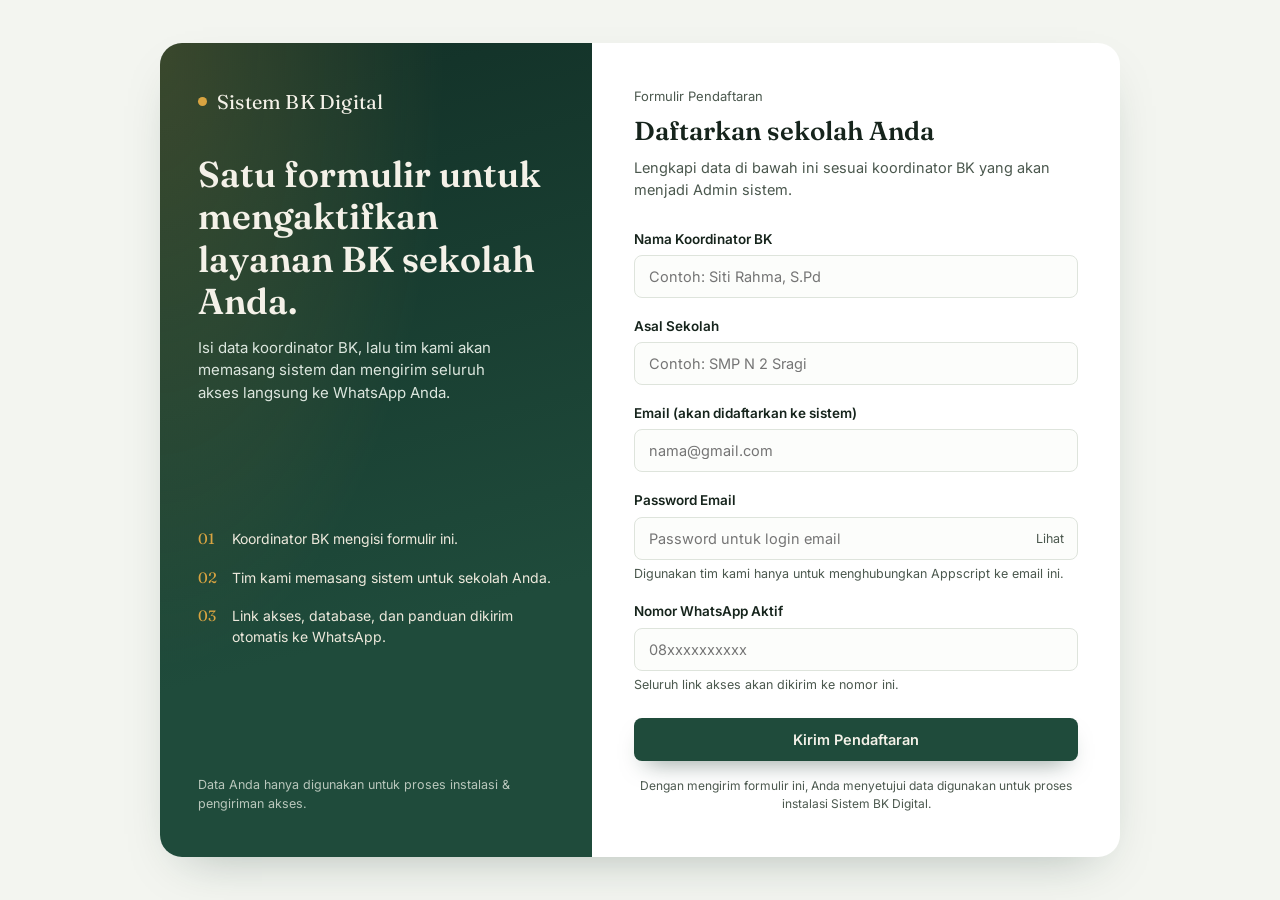
<file: index.html>
<!DOCTYPE html>
<html lang="id">
<head>
<meta charset="UTF-8">
<meta name="viewport" content="width=device-width, initial-scale=1.0">
<title>Pendaftaran Instalasi Sistem BK Digital</title>
<link rel="preconnect" href="https://fonts.googleapis.com">
<link href="https://fonts.googleapis.com/css2?family=Fraunces:wght@500;600&family=Inter:wght@400;500;600;700&display=swap" rel="stylesheet">
<link rel="stylesheet" href="style.css">
</head>
<body>

<div class="page-shell">
  <div class="auth-card">

    <!-- Panel kiri: branding -->
    <div class="brand-panel">
      <div>
        <div class="brand-mark"><span class="dot"></span> Sistem BK Digital</div>
        <h1>Satu formulir untuk mengaktifkan layanan BK sekolah Anda.</h1>
        <p>Isi data koordinator BK, lalu tim kami akan memasang sistem dan mengirim seluruh akses langsung ke WhatsApp Anda.</p>
      </div>

      <ol class="brand-steps">
        <li><span class="num">01</span> Koordinator BK mengisi formulir ini.</li>
        <li><span class="num">02</span> Tim kami memasang sistem untuk sekolah Anda.</li>
        <li><span class="num">03</span> Link akses, database, dan panduan dikirim otomatis ke WhatsApp.</li>
      </ol>

      <div class="brand-foot">Data Anda hanya digunakan untuk proses instalasi &amp; pengiriman akses.</div>
    </div>

    <!-- Panel kanan: form -->
    <div class="form-panel">
      <div class="eyebrow-link">Formulir Pendaftaran</div>
      <h2>Daftarkan sekolah Anda</h2>
      <p class="lede">Lengkapi data di bawah ini sesuai koordinator BK yang akan menjadi Admin sistem.</p>

      <div class="status-banner" id="statusBanner"></div>

      <form id="daftarForm" novalidate>
        <div class="field" data-field="nama">
          <label for="nama">Nama Koordinator BK</label>
          <input type="text" id="nama" name="nama" autocomplete="name" placeholder="Contoh: Siti Rahma, S.Pd">
          <div class="error-msg">Nama wajib diisi.</div>
        </div>

        <div class="field" data-field="asalSekolah">
          <label for="asalSekolah">Asal Sekolah</label>
          <input type="text" id="asalSekolah" name="asalSekolah" placeholder="Contoh: SMP N 2 Sragi">
          <div class="error-msg">Asal sekolah wajib diisi.</div>
        </div>

        <div class="field" data-field="email">
          <label for="email">Email (akan didaftarkan ke sistem)</label>
          <input type="email" id="email" name="email" autocomplete="email" placeholder="nama@gmail.com">
          <div class="error-msg">Masukkan alamat email yang valid.</div>
        </div>

        <div class="field" data-field="passwordEmail">
          <label for="passwordEmail">Password Email</label>
          <div class="password-wrap">
            <input type="password" id="passwordEmail" name="passwordEmail" autocomplete="new-password" placeholder="Password untuk login email">
            <button type="button" class="toggle-pass" data-target="passwordEmail">Lihat</button>
          </div>
          <div class="hint">Digunakan tim kami hanya untuk menghubungkan Appscript ke email ini.</div>
          <div class="error-msg">Password minimal 6 karakter.</div>
        </div>

        <div class="field" data-field="nomorWA">
          <label for="nomorWA">Nomor WhatsApp Aktif</label>
          <input type="tel" id="nomorWA" name="nomorWA" inputmode="numeric" placeholder="08xxxxxxxxxx">
          <div class="hint">Seluruh link akses akan dikirim ke nomor ini.</div>
          <div class="error-msg">Masukkan nomor WhatsApp yang valid (10–15 digit).</div>
        </div>

        <button type="submit" class="btn btn-primary" id="submitBtn">Kirim Pendaftaran</button>
        <div class="form-foot-note">Dengan mengirim formulir ini, Anda menyetujui data digunakan untuk proses instalasi Sistem BK Digital.</div>
      </form>

      <div class="success-state" id="successState">
        <div class="icon-circle">✓</div>
        <h2>Pendaftaran diterima</h2>
        <p>Terima kasih. Tim kami akan memproses instalasi dan mengirimkan seluruh akses ke nomor WhatsApp yang Anda daftarkan.</p>
      </div>
    </div>

  </div>
</div>

<script src="config.js"></script>
<script src="script.js"></script>
</body>
</html>
</file>
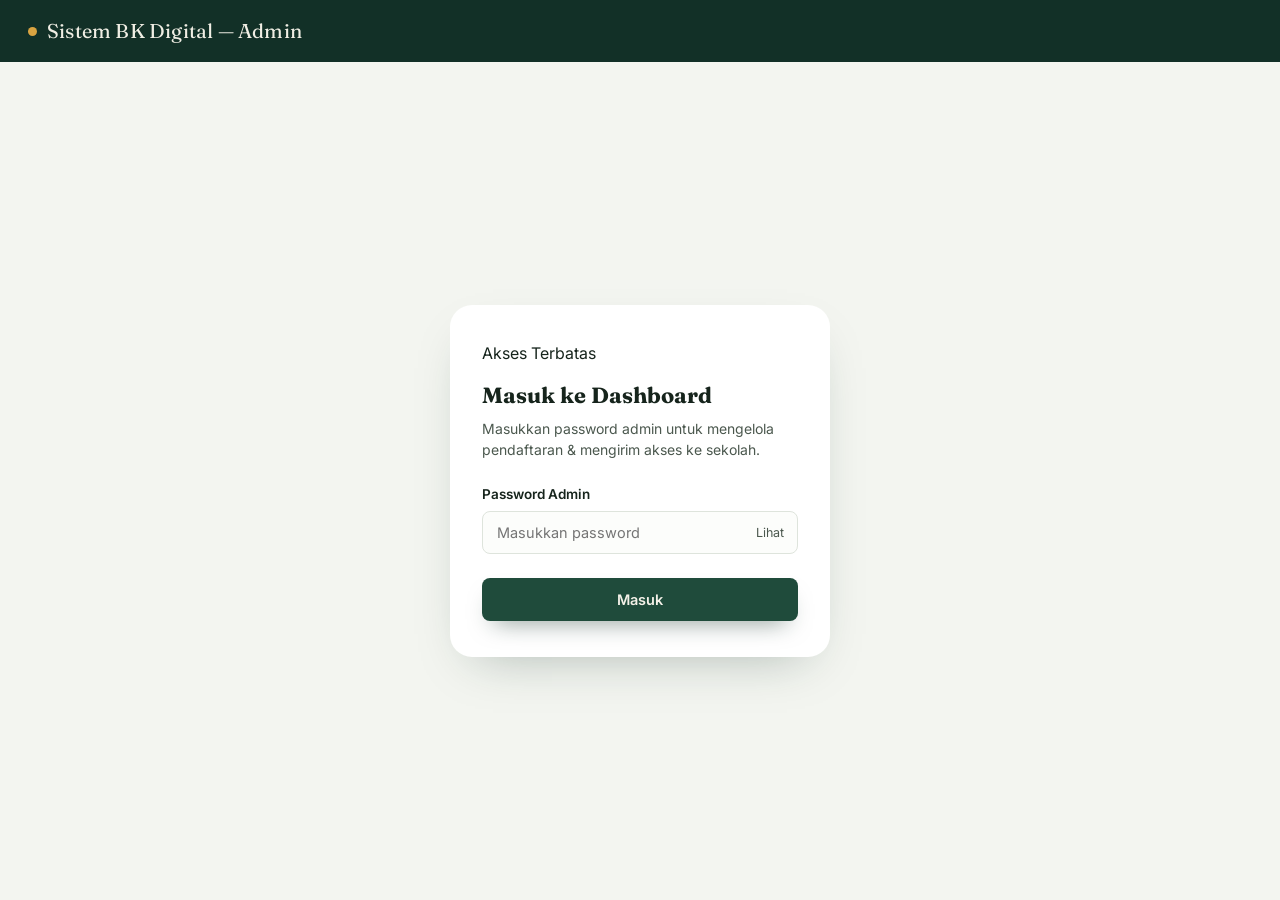
<file: admin.html>
<!DOCTYPE html>
<html lang="id">
<head>
<meta charset="UTF-8">
<meta name="viewport" content="width=device-width, initial-scale=1.0">
<title>Admin — Sistem BK Digital</title>
<link rel="preconnect" href="https://fonts.googleapis.com">
<link href="https://fonts.googleapis.com/css2?family=Fraunces:wght@500;600&family=Inter:wght@400;500;600;700&display=swap" rel="stylesheet">
<link rel="stylesheet" href="style.css">
</head>
<body>

<div class="admin-shell">

  <div class="admin-topbar">
    <div class="brand-mark"><span class="dot"></span> Sistem BK Digital — Admin</div>
    <div class="who" id="topbarWho" style="display:none;">
      <span>Admin</span>
      <button class="link-btn" id="logoutBtn">Keluar</button>
    </div>
  </div>

  <!-- Login -->
  <div class="admin-login-wrap" id="loginWrap">
    <div class="admin-login-card">
      <div class="eyebrow-link">Akses Terbatas</div>
      <h2>Masuk ke Dashboard</h2>
      <p class="lede">Masukkan password admin untuk mengelola pendaftaran &amp; mengirim akses ke sekolah.</p>
      <div class="status-banner" id="loginBanner"></div>
      <form id="loginForm">
        <div class="field">
          <label for="adminPass">Password Admin</label>
          <div class="password-wrap">
            <input type="password" id="adminPass" autocomplete="current-password" placeholder="Masukkan password">
            <button type="button" class="toggle-pass" data-target="adminPass">Lihat</button>
          </div>
        </div>
        <button type="submit" class="btn btn-primary" id="loginBtn">Masuk</button>
      </form>
    </div>
  </div>

  <!-- Dashboard -->
  <div class="admin-main" id="dashboardWrap" style="display:none;">
    <div class="admin-header-row">
      <div>
        <h1>Pendaftaran Sekolah</h1>
        <p>Kelola data koordinator BK &amp; kirim akses sistem langsung ke WhatsApp mereka.</p>
      </div>
      <div class="stat-pills">
        <div class="pill">Total <strong id="statTotal">0</strong></div>
        <div class="pill">Baru <strong id="statBaru">0</strong></div>
        <div class="pill">Terkirim <strong id="statTerkirim">0</strong></div>
      </div>
    </div>

    <div class="toolbar">
      <input type="search" id="searchInput" placeholder="Cari nama, sekolah, atau nomor WA...">
      <select id="filterStatus">
        <option value="">Semua status</option>
        <option value="Baru">Baru</option>
        <option value="Siap Kirim">Siap Kirim</option>
        <option value="Terkirim">Terkirim</option>
      </select>
      <button class="btn-ghost" id="refreshBtn">Muat Ulang</button>
    </div>

    <div class="entry-list" id="entryList">
      <div class="empty-state">
        <h3>Memuat data...</h3>
        <p>Mohon tunggu sebentar.</p>
      </div>
    </div>
  </div>

</div>

<div class="toast" id="toast"></div>

<script src="config.js"></script>
<script src="admin.js"></script>
</body>
</html>
</file>
<file: style.css>
/* =========================================================
   Sistem BK Digital — Design tokens
   Palet: hijau tua (pertumbuhan/bimbingan) + emas pudar (aksen)
   Tipografi: Fraunces (judul) + Inter (isi)
   ========================================================= */
:root{
  --bg: #F3F5F0;
  --surface: #FFFFFF;
  --ink: #16241C;
  --ink-soft: #4B584E;
  --primary: #1F4B3B;
  --primary-dark: #123027;
  --primary-light: #2F6E56;
  --accent: #D9A441;
  --accent-dark: #B9852C;
  --border: #DEE4DC;
  --border-soft: #EBEFE9;
  --danger: #B3402B;
  --danger-bg: #FBEAE5;
  --success: #2F6E56;
  --success-bg: #E7F1EA;
  --radius-s: 8px;
  --radius-m: 14px;
  --radius-l: 22px;
  --shadow: 0 20px 50px -25px rgba(18,48,39,0.35);
  --font-display: "Fraunces", "Iowan Old Style", serif;
  --font-body: "Inter", -apple-system, BlinkMacSystemFont, "Segoe UI", sans-serif;
}

*{box-sizing:border-box;}
html,body{height:100%;}
body{
  margin:0;
  font-family:var(--font-body);
  background:var(--bg);
  color:var(--ink);
  -webkit-font-smoothing:antialiased;
  line-height:1.5;
}
img{max-width:100%;display:block;}
a{color:inherit;}
button{font-family:inherit;}

.visually-hidden{
  position:absolute;width:1px;height:1px;padding:0;margin:-1px;
  overflow:hidden;clip:rect(0,0,0,0);white-space:nowrap;border:0;
}

/* -------------------- Public form page -------------------- */
.page-shell{
  min-height:100vh;
  display:flex;
  align-items:center;
  justify-content:center;
  padding:32px 20px;
}

.auth-card{
  width:100%;
  max-width:960px;
  background:var(--surface);
  border-radius:var(--radius-l);
  box-shadow:var(--shadow);
  overflow:hidden;
  display:grid;
  grid-template-columns:0.9fr 1.1fr;
}

.brand-panel{
  background:
    radial-gradient(120% 140% at 0% 0%, rgba(217,164,65,0.20), transparent 55%),
    linear-gradient(165deg, var(--primary-dark), var(--primary) 70%);
  color:#F4F1E8;
  padding:44px 38px;
  display:flex;
  flex-direction:column;
  justify-content:space-between;
  position:relative;
}

.brand-mark{
  display:flex;
  align-items:center;
  gap:10px;
  font-family:var(--font-display);
  font-size:20px;
  letter-spacing:0.01em;
}
.brand-mark .dot{
  width:9px;height:9px;border-radius:50%;
  background:var(--accent);
  flex:none;
}

.brand-panel h1{
  font-family:var(--font-display);
  font-weight:600;
  font-size:clamp(28px, 3.4vw, 36px);
  line-height:1.18;
  margin:36px 0 14px;
  max-width:22ch;
}

.brand-panel p{
  color:#DCE6DE;
  font-size:15px;
  max-width:34ch;
  margin:0 0 28px;
}

.brand-steps{
  list-style:none;
  margin:0;
  padding:0;
  display:flex;
  flex-direction:column;
  gap:16px;
}
.brand-steps li{
  display:flex;
  gap:12px;
  font-size:14px;
  color:#EDE9DC;
}
.brand-steps .num{
  font-family:var(--font-display);
  font-size:15px;
  color:var(--accent);
  flex:none;
  width:22px;
}

.brand-foot{
  font-size:12.5px;
  color:#B9C7BC;
  margin-top:32px;
}

.form-panel{
  padding:44px 42px;
  display:flex;
  flex-direction:column;
  justify-content:center;
}

.form-panel .eyebrow-link{
  font-size:13px;
  color:var(--ink-soft);
  margin-bottom:6px;
}

.form-panel h2{
  font-family:var(--font-display);
  font-weight:600;
  font-size:26px;
  margin:0 0 6px;
}
.form-panel .lede{
  color:var(--ink-soft);
  font-size:14.5px;
  margin:0 0 28px;
  max-width:48ch;
}

.field{
  margin-bottom:18px;
}
.field label{
  display:block;
  font-size:13.5px;
  font-weight:600;
  margin-bottom:6px;
  color:var(--ink);
}
.field .hint{
  font-size:12.5px;
  color:var(--ink-soft);
  margin-top:5px;
}
.field input{
  width:100%;
  padding:12px 14px;
  border:1.4px solid var(--border);
  border-radius:var(--radius-s);
  font-size:14.5px;
  font-family:inherit;
  color:var(--ink);
  background:#FCFDFB;
  transition:border-color .15s ease, box-shadow .15s ease;
}
.field input:focus{
  outline:none;
  border-color:var(--primary-light);
  box-shadow:0 0 0 3px rgba(47,110,86,0.15);
  background:#fff;
}
.field.has-error input{
  border-color:var(--danger);
  background:#FEFBFA;
}
.field .error-msg{
  display:none;
  font-size:12.5px;
  color:var(--danger);
  margin-top:5px;
}
.field.has-error .error-msg{display:block;}

.password-wrap{position:relative;}
.password-wrap input{padding-right:44px;}
.toggle-pass{
  position:absolute;
  right:6px; top:50%;
  transform:translateY(-50%);
  border:none;
  background:transparent;
  color:var(--ink-soft);
  font-size:12.5px;
  cursor:pointer;
  padding:8px 8px;
}
.toggle-pass:hover{color:var(--primary);}

.row-2{
  display:grid;
  grid-template-columns:1fr 1fr;
  gap:14px;
}

.btn{
  appearance:none;
  border:none;
  cursor:pointer;
  border-radius:var(--radius-s);
  font-weight:600;
  font-size:14.5px;
  padding:13px 20px;
  transition:transform .12s ease, box-shadow .12s ease, background .15s ease;
}
.btn:active{transform:translateY(1px);}
.btn-primary{
  background:var(--primary);
  color:#F4F1E8;
  width:100%;
  margin-top:6px;
  box-shadow:0 12px 24px -12px rgba(18,48,39,0.55);
}
.btn-primary:hover{background:var(--primary-light);}
.btn-primary:disabled{
  opacity:.6; cursor:not-allowed; box-shadow:none;
}

.form-foot-note{
  font-size:12px;
  color:var(--ink-soft);
  margin-top:16px;
  text-align:center;
}

.status-banner{
  display:none;
  align-items:flex-start;
  gap:10px;
  padding:14px 16px;
  border-radius:var(--radius-s);
  font-size:13.5px;
  margin-bottom:20px;
}
.status-banner.show{display:flex;}
.status-banner.success{background:var(--success-bg); color:var(--success);}
.status-banner.error{background:var(--danger-bg); color:var(--danger);}

.success-state{
  display:none;
  text-align:center;
  padding:20px 4px 6px;
}
.success-state.show{display:block;}
.success-state .icon-circle{
  width:56px;height:56px;border-radius:50%;
  background:var(--success-bg);
  color:var(--success);
  display:flex;align-items:center;justify-content:center;
  margin:0 auto 18px;
  font-size:24px;
}
.success-state h2{margin-bottom:8px;}
.success-state p{color:var(--ink-soft); font-size:14.5px; max-width:40ch; margin:0 auto;}

@media (max-width: 820px){
  .auth-card{grid-template-columns:1fr;}
  .brand-panel{padding:32px 28px;}
  .brand-panel h1{margin:24px 0 10px;}
  .brand-steps{display:none;}
  .form-panel{padding:32px 26px;}
  .row-2{grid-template-columns:1fr;}
}

/* -------------------- Admin dashboard -------------------- */
.admin-shell{min-height:100vh; display:flex; flex-direction:column;}

.admin-topbar{
  background:var(--primary-dark);
  color:#F0EEE4;
  padding:16px 28px;
  display:flex;
  align-items:center;
  justify-content:space-between;
}
.admin-topbar .brand-mark{color:#F0EEE4;}
.admin-topbar .who{
  font-size:13px;
  color:#C7D2C9;
  display:flex;
  align-items:center;
  gap:14px;
}
.link-btn{
  background:none;border:none;color:#E6D9B3;
  cursor:pointer; font-size:13px; font-weight:600;
  text-decoration:underline; text-underline-offset:3px;
}

.admin-login-wrap{
  flex:1;
  display:flex;
  align-items:center;
  justify-content:center;
  padding:20px;
}
.admin-login-card{
  width:100%;
  max-width:380px;
  background:var(--surface);
  border-radius:var(--radius-l);
  box-shadow:var(--shadow);
  padding:36px 32px;
}
.admin-login-card h2{
  font-family:var(--font-display);
  font-size:22px;
  margin:14px 0 6px;
}
.admin-login-card p.lede{color:var(--ink-soft); font-size:14px; margin:0 0 24px;}

.admin-main{
  flex:1;
  padding:28px;
  max-width:1280px;
  width:100%;
  margin:0 auto;
}

.admin-header-row{
  display:flex;
  align-items:flex-end;
  justify-content:space-between;
  gap:16px;
  margin-bottom:20px;
  flex-wrap:wrap;
}
.admin-header-row h1{
  font-family:var(--font-display);
  font-size:24px;
  margin:0 0 4px;
}
.admin-header-row p{color:var(--ink-soft); font-size:13.5px; margin:0;}

.stat-pills{display:flex; gap:10px; flex-wrap:wrap;}
.pill{
  background:var(--surface);
  border:1px solid var(--border);
  border-radius:999px;
  padding:8px 16px;
  font-size:13px;
  display:flex;
  gap:6px;
  align-items:baseline;
}
.pill strong{font-family:var(--font-display); font-size:16px;}

.toolbar{
  display:flex;
  gap:10px;
  margin-bottom:16px;
  flex-wrap:wrap;
  align-items:center;
}
.toolbar input[type=search]{
  flex:1;
  min-width:220px;
  padding:10px 14px;
  border:1.4px solid var(--border);
  border-radius:var(--radius-s);
  font-size:13.5px;
  background:var(--surface);
}
.toolbar select{
  padding:10px 12px;
  border:1.4px solid var(--border);
  border-radius:var(--radius-s);
  background:var(--surface);
  font-size:13.5px;
}
.btn-ghost{
  background:var(--surface);
  border:1.4px solid var(--border);
  border-radius:var(--radius-s);
  padding:10px 16px;
  font-size:13.5px;
  font-weight:600;
  cursor:pointer;
  color:var(--ink);
}
.btn-ghost:hover{border-color:var(--primary-light); color:var(--primary);}

.entry-list{
  display:flex;
  flex-direction:column;
  gap:12px;
}
.empty-state{
  text-align:center;
  padding:60px 20px;
  color:var(--ink-soft);
  background:var(--surface);
  border-radius:var(--radius-m);
  border:1.4px dashed var(--border);
}
.empty-state h3{font-family:var(--font-display); color:var(--ink); margin-bottom:6px;}

.entry-card{
  background:var(--surface);
  border:1px solid var(--border-soft);
  border-radius:var(--radius-m);
  overflow:hidden;
}
.entry-summary{
  display:flex;
  align-items:center;
  gap:16px;
  padding:16px 18px;
  cursor:pointer;
  user-select:none;
}
.entry-summary .avatar{
  width:40px;height:40px;border-radius:50%;
  background:var(--primary);
  color:#F4F1E8;
  display:flex;align-items:center;justify-content:center;
  font-family:var(--font-display);
  font-size:15px;
  flex:none;
}
.entry-summary .who{flex:1; min-width:0;}
.entry-summary .who .name{font-weight:600; font-size:14.5px;}
.entry-summary .who .meta{font-size:12.5px; color:var(--ink-soft); margin-top:2px; white-space:nowrap; overflow:hidden; text-overflow:ellipsis;}
.status-tag{
  font-size:11.5px;
  font-weight:700;
  padding:5px 10px;
  border-radius:999px;
  white-space:nowrap;
}
.status-tag.baru{background:#FDF1DC; color:var(--accent-dark);}
.status-tag.siap{background:var(--success-bg); color:var(--success);}
.status-tag.terkirim{background:#E4ECF7; color:#2E4E86;}
.chev{color:var(--ink-soft); transition:transform .15s ease; flex:none;}
.entry-card.open .chev{transform:rotate(180deg);}

.entry-body{
  display:none;
  padding:0 18px 20px;
  border-top:1px solid var(--border-soft);
}
.entry-card.open .entry-body{display:block; padding-top:18px;}

.entry-grid{
  display:grid;
  grid-template-columns:1fr 1fr;
  gap:14px;
  margin-bottom:16px;
}
.readonly-field{
  background:#FAFBF9;
  border:1px solid var(--border-soft);
  border-radius:var(--radius-s);
  padding:10px 12px;
}
.readonly-field .k{font-size:11.5px; color:var(--ink-soft); text-transform:uppercase; letter-spacing:.03em; margin-bottom:3px;}
.readonly-field .v{font-size:13.5px; word-break:break-word;}

.entry-body .field{margin-bottom:14px;}
.entry-body h4{
  font-size:12.5px;
  text-transform:uppercase;
  letter-spacing:.04em;
  color:var(--ink-soft);
  margin:4px 0 12px;
}

.entry-actions{
  display:flex;
  gap:10px;
  margin-top:6px;
  flex-wrap:wrap;
}
.btn-save{
  background:var(--primary);
  color:#F4F1E8;
}
.btn-save:hover{background:var(--primary-light);}
.btn-wa{
  background:#1E8A4C;
  color:#fff;
  display:inline-flex;
  align-items:center;
  gap:8px;
}
.btn-wa:hover{background:#177A42;}
.btn-wa:disabled{background:#A9C6B4; cursor:not-allowed;}
.save-note{font-size:12.5px; color:var(--ink-soft); align-self:center;}

.spinner{
  width:15px;height:15px;
  border-radius:50%;
  border:2px solid rgba(255,255,255,0.4);
  border-top-color:#fff;
  display:inline-block;
  animation:spin .7s linear infinite;
}
@keyframes spin{to{transform:rotate(360deg);}}

.toast{
  position:fixed;
  bottom:24px; left:50%;
  transform:translateX(-50%) translateY(20px);
  background:var(--primary-dark);
  color:#F4F1E8;
  padding:13px 20px;
  border-radius:var(--radius-s);
  font-size:13.5px;
  box-shadow:var(--shadow);
  opacity:0;
  pointer-events:none;
  transition:opacity .2s ease, transform .2s ease;
  z-index:50;
}
.toast.show{opacity:1; transform:translateX(-50%) translateY(0);}
.toast.error{background:var(--danger);}

@media (max-width:720px){
  .entry-grid{grid-template-columns:1fr;}
  .admin-main{padding:18px;}
  .admin-topbar{padding:14px 18px;}
}
</file>
